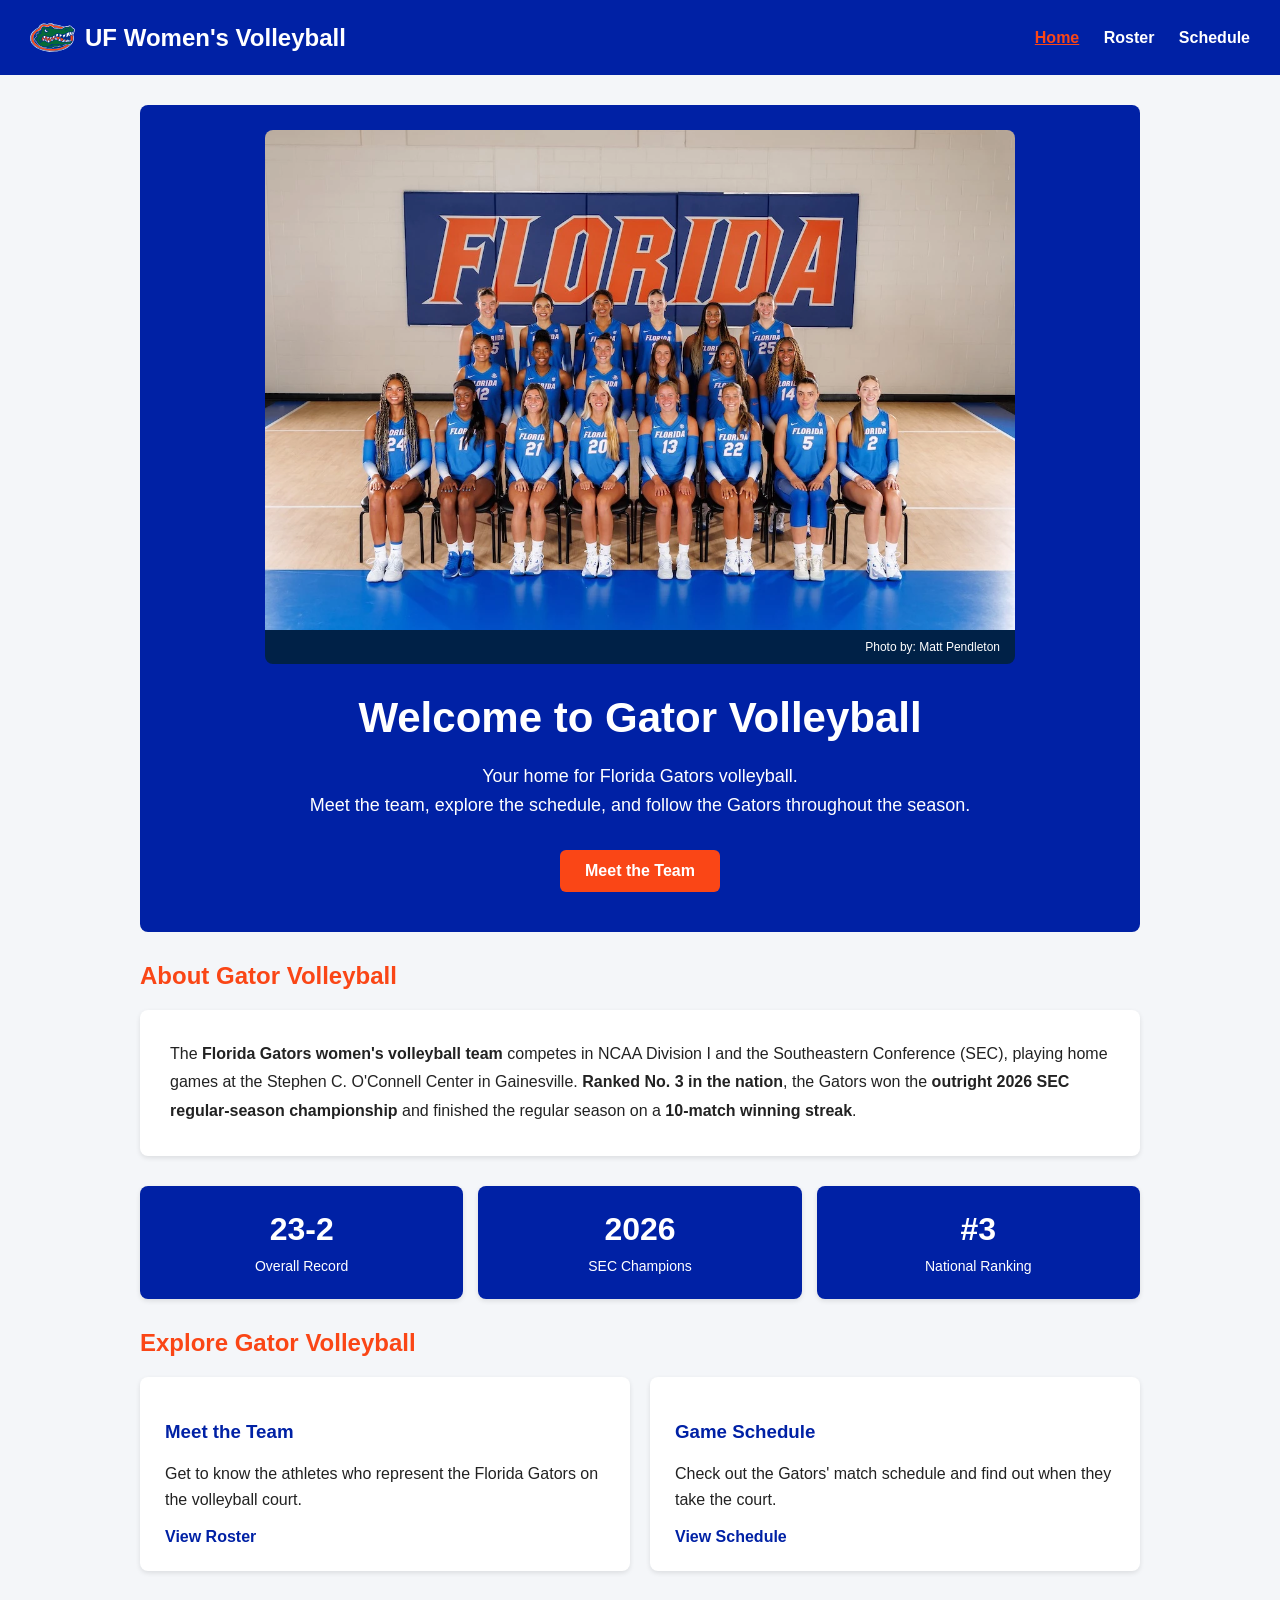
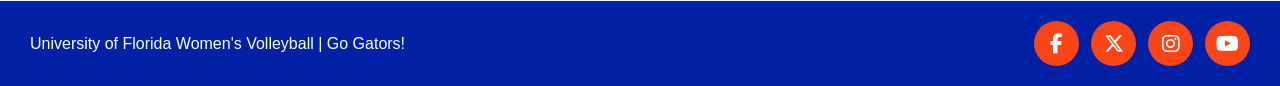
<file: index.html>
<!DOCTYPE html>
<html lang="en">

<head>
    <meta charset="UTF-8">
    <meta name="viewport" content="width=device-width, initial-scale=1.0">
    <title>Home | UF Women's Volleyball</title>
    <link rel="stylesheet" href="style.css">
    <link rel="stylesheet" href="https://cdnjs.cloudflare.com/ajax/libs/font-awesome/6.7.2/css/all.min.css">

</head>

<body>

    <header class="header">
        <div class="header__brand">
            <a href="index.html" class="header__home-link">
                <img src="images/gator-logo.svg" alt="Florida Gators Logo" class="header__logo">
                <h1 class="header__title">UF Women's Volleyball</h1>
            </a>
        </div>

        <nav class="nav">
            <a href="index.html" class="nav__link nav__link--active active" aria-current="page">Home</a>
            <a href="roster.html" class="nav__link">Roster</a>
            <a href="schedule.html" class="nav__link">Schedule</a>
        </nav>
    </header>

    <main class="home">

        <section class="hero">
            <figure class="hero__figure">
                <img src="images/volleyball-hero.jpg"
                    alt="University of Florida women's volleyball team posing together on the court"
                    class="hero__image">
                <figcaption class="hero__caption">
                    Photo by: Matt Pendleton
                </figcaption>
            </figure>

            <h2 class="hero__title">Welcome to Gator Volleyball</h2>

            <p class="hero__description">
                Your home for Florida Gators volleyball.
                <br>
                Meet the team, explore the schedule, and follow the Gators throughout the season.
            </p>

            <a href="roster.html" class="hero__button">Meet the Team</a>
        </section>

        <section class="about">
            <h2 class="about__title">About Gator Volleyball</h2>

            <div class="about__card">

                <p class="about__description">
                    The <strong>Florida Gators women's volleyball team</strong>
                    competes in NCAA Division I and the Southeastern Conference
                    (SEC), playing home games at the Stephen C. O'Connell Center
                    in Gainesville. <strong>Ranked No. 3 in the nation</strong>,
                    the Gators won the <strong>outright 2026 SEC regular-season
                        championship</strong> and finished the regular season
                    on a <strong>10-match winning streak</strong>.
                </p>

            </div>
        </section>
        <section class="stats">

            <div class="stats__container">

                <div class="stats__card">
                    <h2 class="stats__number">23-2</h2>
                    <p class="stats__label">Overall Record</p>
                </div>

                <div class="stats__card">
                    <h2 class="stats__number">2026</h2>
                    <p class="stats__label">SEC Champions</p>
                </div>

                <div class="stats__card">
                    <h2 class="stats__number">#3</h2>
                    <p class="stats__label">National Ranking</p>
                </div>
            </div>
        </section>

        <section class="explore">
            <h2 class="explore__title">Explore Gator Volleyball</h2>

            <div class="explore__container">

                <article class="explore__card">
                    <h3 class="explore__card-title">Meet the Team</h3>
                    <p class="explore__card-description">
                        Get to know the athletes who represent the
                        Florida Gators on the volleyball court.
                    </p>
                    <a href="roster.html" class="explore__link">
                        View Roster
                    </a>
                </article>

                <article class="explore__card">
                    <h3 class="explore__card-title">Game Schedule</h3>
                    <p class="explore__card-description">
                        Check out the Gators' match schedule and
                        find out when they take the court.
                    </p>
                    <a href="schedule.html" class="explore__link">
                        View Schedule
                    </a>
                </article>

            </div>
        </section>

    </main>


    <footer class="footer">
        <p class="footer__text">
            University of Florida Women's Volleyball | Go Gators!
        </p>

        <div class="footer__socials">
            <a href="https://www.facebook.com/GatorsVB/" class="footer__social-link"
                aria-label="Florida Gators Volleyball Facebook" target="_blank" rel="noopener noreferrer">
                <i class="fa-brands fa-facebook-f"></i>
            </a>

            <a href="https://x.com/GatorsVB" class="footer__social-link" aria-label="Florida Gators Volleyball X"
                target="_blank" rel="noopener noreferrer">
                <i class="fa-brands fa-x-twitter"></i>
            </a>

            <a href="https://www.instagram.com/gatorsvb/?hl=en" class="footer__social-link"
                aria-label="Florida Gators Volleyball Instagram" target="_blank" rel="noopener noreferrer">
                <i class="fa-brands fa-instagram"></i>
            </a>

            <a href="https://www.youtube.com/c/FloridaGators" class="footer__social-link"
                aria-label="Florida Gators YouTube" target="_blank" rel="noopener noreferrer">
                <i class="fa-brands fa-youtube"></i>
            </a>
        </div>
    </footer>

</body>

</html>
</file>
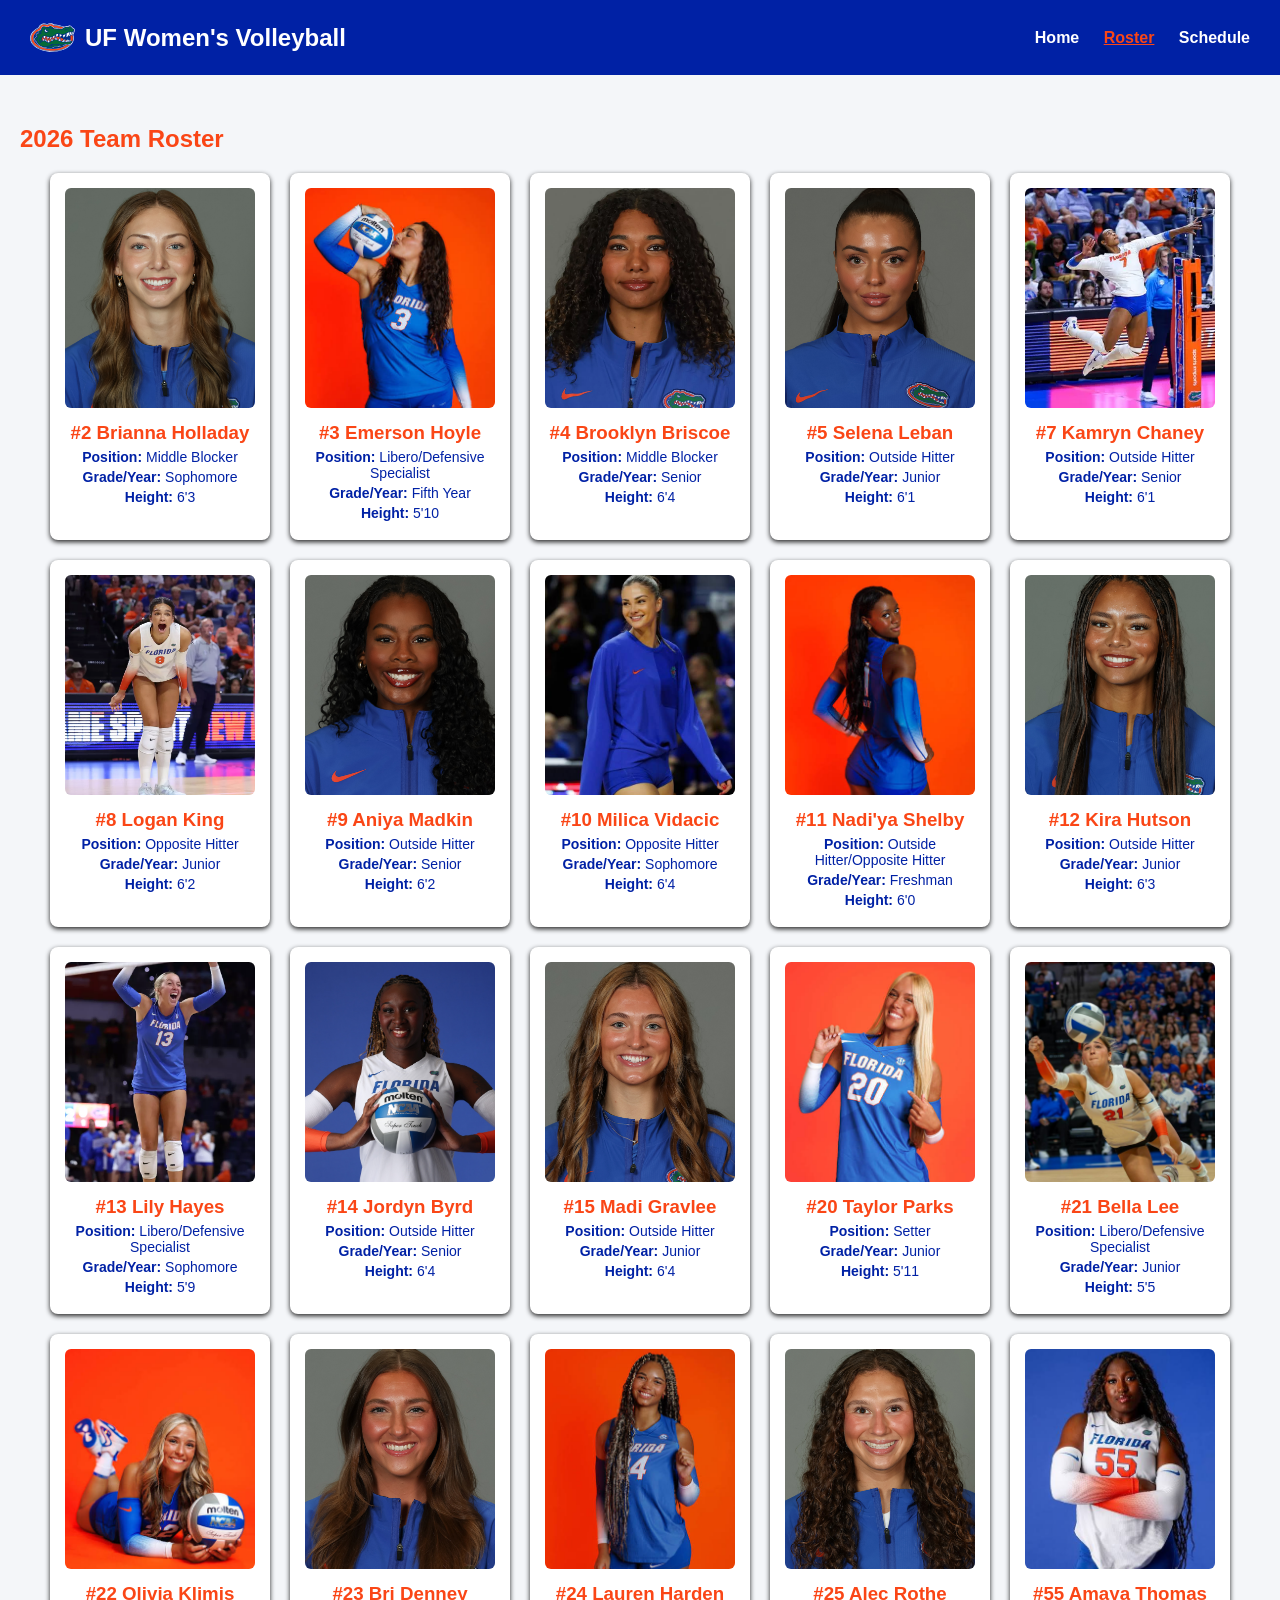
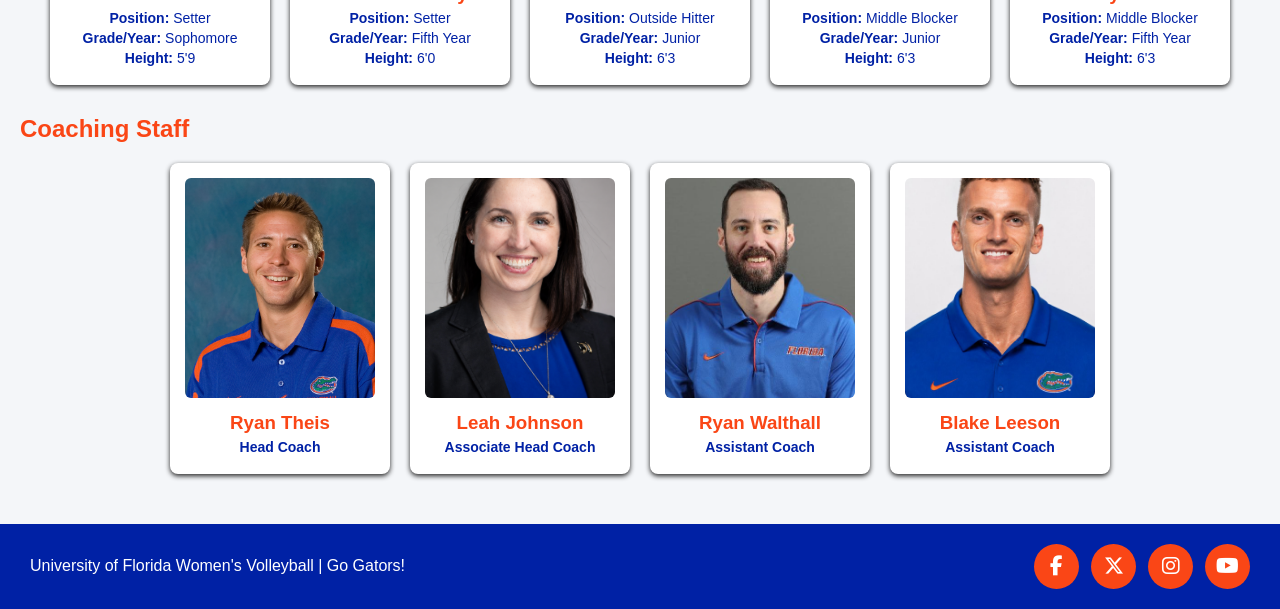
<file: roster.html>
<!DOCTYPE html>
<html lang="en">

<head>
  <meta charset="UTF-8">
  <meta name="viewport" content="width=device-width, initial-scale=1.0">
  <title>Team Roster | Volleyball</title>
  <link rel="stylesheet" href="style.css">
  <link rel="stylesheet" href="https://cdnjs.cloudflare.com/ajax/libs/font-awesome/6.7.2/css/all.min.css">
</head>

<body class="roster-page">

  <header class="header">
    <div class="header__brand">
      <a href="index.html" class="header__home-link">
        <img src="images/gator-logo.svg" alt="Florida Gators logo" class="header__logo">
        <h1 class="header__title">UF Women's Volleyball</h1>
      </a>
    </div>

    <nav class="nav">
      <a href="index.html" class="nav__link">Home</a>
      <a href="roster.html" class="nav__link nav__link--active active" aria-current="page">Roster</a>
      <a href="schedule.html" class="nav__link">Schedule</a>
    </nav>
  </header>

  <main>

    <section class="players-section">
      <h2>2026 Team Roster</h2>

      <div class="roster-container">

        <!-- Player 2 -->
        <div class="player-card">
          <img class="player-card__image" src="images/players/bholladay.jpg" alt="Brianna Holladay">
          <h3>#2 Brianna Holladay</h3>
          <p><strong>Position:</strong> Middle Blocker</p>
          <p><strong>Grade/Year:</strong> Sophomore</p>
          <p><strong>Height:</strong> 6'3</p>
        </div>

        <!-- Player 3 -->
        <div class="player-card">
          <img class="player-card__image" src="images/players/ehoyle.jpeg" alt="Emerson Hoyle">
          <h3>#3 Emerson Hoyle</h3>
          <p><strong>Position:</strong> Libero/Defensive Specialist</p>
          <p><strong>Grade/Year:</strong> Fifth Year</p>
          <p><strong>Height:</strong> 5'10</p>
        </div>

        <!-- Player 4 -->
        <div class="player-card">
          <img class="player-card__image" src="images/players/bbriscoe.jpg.webp" alt="Brooklyn Briscoe">
          <h3>#4 Brooklyn Briscoe</h3>
          <p><strong>Position:</strong> Middle Blocker</p>
          <p><strong>Grade/Year:</strong> Senior</p>
          <p><strong>Height:</strong> 6'4</p>
        </div>

        <!-- Player 5 -->
        <div class="player-card">
          <img class="player-card__image" src="images/players/sleban.jpg" alt="Selena Leban">
          <h3>#5 Selena Leban</h3>
          <p><strong>Position:</strong> Outside Hitter</p>
          <p><strong>Grade/Year:</strong> Junior</p>
          <p><strong>Height:</strong> 6'1</p>
        </div>

        <!-- Player 7 -->
        <div class="player-card">
          <img class="player-card__image" src="images/players/kchaney.webp" alt="Kamryn Chaney">
          <h3>#7 Kamryn Chaney</h3>
          <p><strong>Position:</strong> Outside Hitter</p>
          <p><strong>Grade/Year:</strong> Senior</p>
          <p><strong>Height:</strong> 6'1</p>
        </div>

        <!-- Player 8 -->
        <div class="player-card">
          <img class="player-card__image" src="images/players/lking.webp" alt="Logan King">
          <h3>#8 Logan King</h3>
          <p><strong>Position:</strong> Opposite Hitter</p>
          <p><strong>Grade/Year:</strong> Junior</p>
          <p><strong>Height:</strong> 6'2</p>
        </div>

        <!-- Player 9 -->
        <div class="player-card">
          <img class="player-card__image" src="images/players/amadkin.jpg" alt="Aniya Madkin">
          <h3>#9 Aniya Madkin</h3>
          <p><strong>Position:</strong> Outside Hitter</p>
          <p><strong>Grade/Year:</strong> Senior</p>
          <p><strong>Height:</strong> 6'2</p>
        </div>

        <!-- Player 10 -->
        <div class="player-card">
          <img class="player-card__image" src="images/players/mvidacic.jpeg" alt="Milica Vidacic">
          <h3>#10 Milica Vidacic</h3>
          <p><strong>Position:</strong> Opposite Hitter</p>
          <p><strong>Grade/Year:</strong> Sophomore</p>
          <p><strong>Height:</strong> 6'4</p>
        </div>

        <!-- Player 11 -->
        <div class="player-card">
          <img class="player-card__image" src="images/players/nshelby.jpeg" alt="Nadi'ya Shelby">
          <h3>#11 Nadi'ya Shelby</h3>
          <p><strong>Position:</strong> Outside Hitter/Opposite Hitter</p>
          <p><strong>Grade/Year:</strong> Freshman</p>
          <p><strong>Height:</strong> 6'0</p>
        </div>

        <!-- Player 12 -->
        <div class="player-card">
          <img class="player-card__image" src="images/players/khutson.jpg" alt="Kira Hutson">
          <h3>#12 Kira Hutson</h3>
          <p><strong>Position:</strong> Outside Hitter</p>
          <p><strong>Grade/Year:</strong> Junior</p>
          <p><strong>Height:</strong> 6'3</p>
        </div>

        <!-- Player 13 -->
        <div class="player-card">
          <img class="player-card__image" src="images/players/lhayes.webp" alt="Lily Hayes">
          <h3>#13 Lily Hayes</h3>
          <p><strong>Position:</strong> Libero/Defensive Specialist</p>
          <p><strong>Grade/Year:</strong> Sophomore</p>
          <p><strong>Height:</strong> 5'9</p>
        </div>

        <!-- Player 14 -->
        <div class="player-card">
          <img class="player-card__image" src="images/players/jbyrd.jpg" alt="Jordyn Byrd posing">
          <h3>#14 Jordyn Byrd</h3>
          <p><strong>Position:</strong> Outside Hitter</p>
          <p><strong>Grade/Year:</strong> Senior</p>
          <p><strong>Height:</strong> 6'4</p>
        </div>

        <!-- Player 15 -->
        <div class="player-card">
          <img class="player-card__image" src="images/players/mgravlee.jpg" alt="Madi Gravlee">
          <h3>#15 Madi Gravlee</h3>
          <p><strong>Position:</strong> Outside Hitter</p>
          <p><strong>Grade/Year:</strong> Junior</p>
          <p><strong>Height:</strong> 6'4</p>
        </div>

        <!-- Player 20 -->
        <div class="player-card">
          <img class="player-card__image" src="images/players/tparks.jpeg" alt="Taylor Parks">
          <h3>#20 Taylor Parks</h3>
          <p><strong>Position:</strong> Setter</p>
          <p><strong>Grade/Year:</strong> Junior</p>
          <p><strong>Height:</strong> 5'11</p>
        </div>

        <!-- Player 21 -->
        <div class="player-card">
          <img class="player-card__image" src="images/players/blee.jpg" alt="Bella Lee">
          <h3>#21 Bella Lee</h3>
          <p><strong>Position:</strong> Libero/Defensive Specialist</p>
          <p><strong>Grade/Year:</strong> Junior</p>
          <p><strong>Height:</strong> 5'5</p>
        </div>

        <!-- Player 22 -->
        <div class="player-card">
          <img class="player-card__image" src="images/players/oklimis.jpeg" alt="Olivia Klimis">
          <h3>#22 Olivia Klimis</h3>
          <p><strong>Position:</strong> Setter</p>
          <p><strong>Grade/Year:</strong> Sophomore</p>
          <p><strong>Height:</strong> 5'9</p>
        </div>

        <!-- Player 23 -->
        <div class="player-card">
          <img class="player-card__image" src="images/players/bdenney.jpg" alt="Bri Denney">
          <h3>#23 Bri Denney</h3>
          <p><strong>Position:</strong> Setter</p>
          <p><strong>Grade/Year:</strong> Fifth Year</p>
          <p><strong>Height:</strong> 6'0</p>
        </div>

        <!-- Player 24 -->
        <div class="player-card">
          <img class="player-card__image" src="images/players/lharden.jpeg" alt="Lauren Harden">
          <h3>#24 Lauren Harden</h3>
          <p><strong>Position:</strong> Outside Hitter</p>
          <p><strong>Grade/Year:</strong> Junior</p>
          <p><strong>Height:</strong> 6'3</p>
        </div>

        <!-- Player 25 -->
        <div class="player-card">
          <img class="player-card__image" src="images/players/arothe.jpg" alt="Alec Rothe">
          <h3>#25 Alec Rothe</h3>
          <p><strong>Position:</strong> Middle Blocker</p>
          <p><strong>Grade/Year:</strong> Junior</p>
          <p><strong>Height:</strong> 6'3</p>
        </div>

        <!-- Player 55 -->
        <div class="player-card">
          <img class="player-card__image" src="images/players/athomas.jpeg" alt="Amaya Thomas">
          <h3>#55 Amaya Thomas</h3>
          <p><strong>Position:</strong> Middle Blocker</p>
          <p><strong>Grade/Year:</strong> Fifth Year</p>
          <p><strong>Height:</strong> 6'3</p>
        </div>

      </div>
    </section>

    <!-- Coaching Staff Section -->
    <section class="coaches-section">
      <h2>Coaching Staff</h2>

      <div class="coaches-container">

        <div class="coaches-card">
          <img class="coaches-card__image" src="images/coaches/ryan_theis.jpg" alt="Ryan Theis">
          <h3>Ryan Theis</h3>
          <p><strong>Head Coach</strong></p>
        </div>

        <div class="coaches-card">
          <img class="coaches-card__image" src="images/coaches/leah_johnson.png" alt="Leah Johnson">
          <h3>Leah Johnson</h3>
          <p><strong>Associate Head Coach</strong></p>
        </div>

        <div class="coaches-card">
          <img class="coaches-card__image" src="images/coaches/ryan_w.jpeg" alt="Ryan Walthall">
          <h3>Ryan Walthall</h3>
          <p><strong>Assistant Coach</strong></p>
        </div>

        <div class="coaches-card">
          <img class="coaches-card__image" src="images/coaches/blake_lee.jpeg" alt="Blake Leeson">
          <h3>Blake Leeson</h3>
          <p><strong>Assistant Coach</strong></p>
        </div>

      </div>
    </section>

  </main>


  <footer class="footer">
    <p class="footer__text">
      University of Florida Women's Volleyball | Go Gators!
    </p>

    <div class="footer__socials">
      <a href="https://www.facebook.com/GatorsVB/" class="footer__social-link"
        aria-label="Florida Gators Volleyball Facebook" target="_blank" rel="noopener noreferrer">
        <i class="fa-brands fa-facebook-f"></i>
      </a>

      <a href="https://x.com/GatorsVB" class="footer__social-link" aria-label="Florida Gators Volleyball X"
        target="_blank" rel="noopener noreferrer">
        <i class="fa-brands fa-x-twitter"></i>
      </a>

      <a href="https://www.instagram.com/gatorsvb/?hl=en" class="footer__social-link"
        aria-label="Florida Gators Volleyball Instagram" target="_blank" rel="noopener noreferrer">
        <i class="fa-brands fa-instagram"></i>
      </a>

      <a href="https://www.youtube.com/c/FloridaGators" class="footer__social-link" aria-label="Florida Gators YouTube"
        target="_blank" rel="noopener noreferrer">
        <i class="fa-brands fa-youtube"></i>
      </a>
    </div>
  </footer>


</body>

</html>
</file>
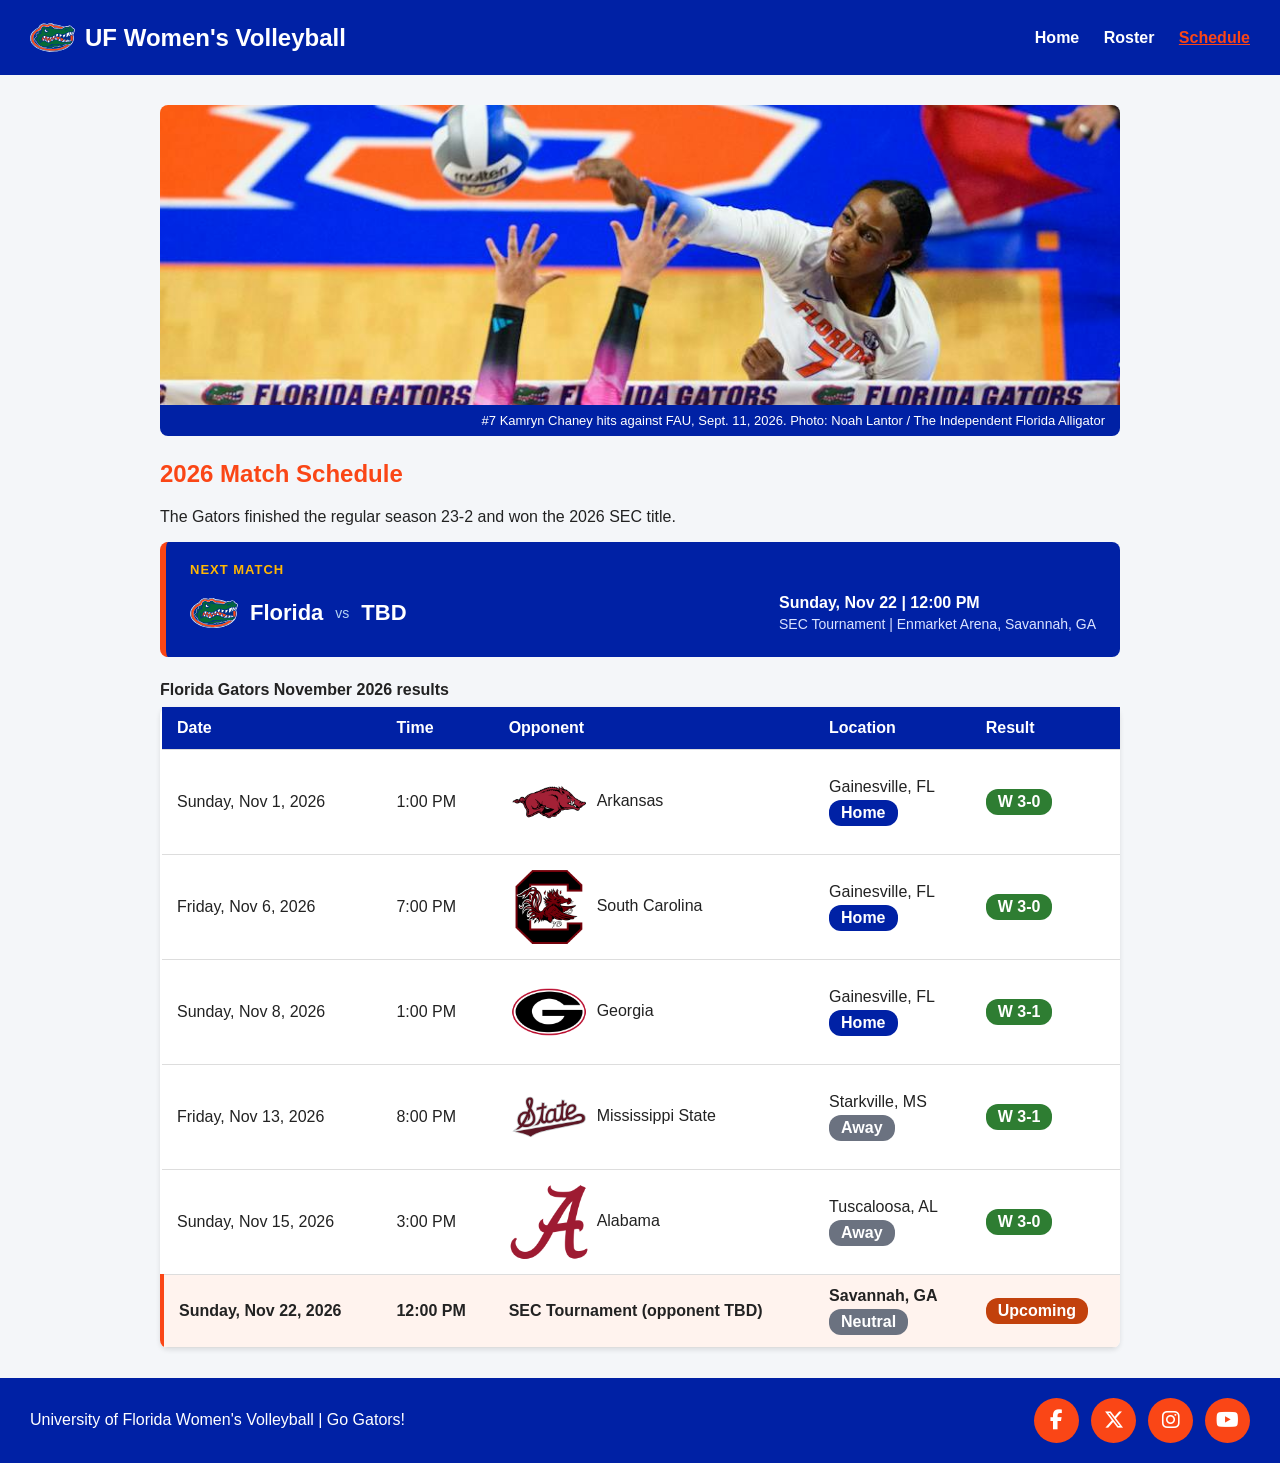
<file: schedule.html>
<!DOCTYPE html>
<html lang="en">

<head>
  <meta charset="UTF-8">
  <meta name="viewport" content="width=device-width, initial-scale=1.0">
  <meta name="description" content="2026 Florida Gators women's volleyball schedule and November results.">
  <title>Game Schedule | Volleyball</title>
  <link rel="stylesheet" href="style.css">
  <link rel="stylesheet" href="https://cdnjs.cloudflare.com/ajax/libs/font-awesome/6.7.2/css/all.min.css">

</head>

<body class="schedule-page">

  <header class="header">
    <div class="header__brand">
      <a href="index.html" class="header__home-link">
        <img src="images/gator-logo.svg" alt="Florida Gators logo" class="header__logo">
        <h1 class="header__title">UF Women's Volleyball</h1>
      </a>
    </div>

    <nav class="nav">
      <a href="index.html" class="nav__link">Home</a>
      <a href="roster.html" class="nav__link">Roster</a>
      <a href="schedule.html" class="nav__link nav__link--active active" aria-current="page">Schedule</a>
    </nav>
  </header>

  <main>
        <figure class="schedule-banner">
      <img src="images/kchaney-banner.jpg" alt="Kamryn Chaney spiking the ball past an FAU blocker at the net" class="schedule-banner__image">
      <figcaption class="schedule-banner__caption">#7 Kamryn Chaney hits against FAU, Sept. 11, 2026. Photo: Noah Lantor / The Independent Florida Alligator</figcaption>
    </figure>

    <h2>2026 Match Schedule</h2>
    <p>The Gators finished the regular season 23-2 and won the 2026 SEC title.</p>

    <section class="next-match">
      <h3 class="next-match__label">Next Match</h3>
      <div class="next-match__content">
        <div class="next-match__teams">
          <img src="images/gator-logo.svg" alt="" class="next-match__logo">
          <span class="next-match__team">Florida</span>
          <span class="next-match__vs">vs</span>
          <span class="next-match__team">TBD</span>
        </div>
        <div class="next-match__details">
          <p class="next-match__date">Sunday, Nov 22 | 12:00 PM</p>
          <p class="next-match__place">SEC Tournament | Enmarket Arena, Savannah, GA</p>
        </div>
      </div>
    </section>

    <table class="schedule">
      <caption>Florida Gators November 2026 results</caption>
      <thead>
        <tr>
          <th class="schedule__heading" scope="col">Date</th>
          <th class="schedule__heading" scope="col">Time</th>
          <th class="schedule__heading" scope="col">Opponent</th>
          <th class="schedule__heading" scope="col">Location</th>
          <th class="schedule__heading" scope="col">Result</th>
        </tr>
      </thead>
      <tbody>
        <tr class="schedule__row">
          <td class="schedule__cell">Sunday, Nov 1, 2026</td>
          <td class="schedule__cell">1:00 PM</td>
          <td class="schedule__cell"><img src="images/arkansas.png" alt="" class="schedule__logo">Arkansas</td>
          <td class="schedule__cell">Gainesville, FL <span class="schedule__badge schedule__badge--home">Home</span>
          </td>
          <td class="schedule__cell"><span class="schedule__badge schedule__badge--win">W 3-0</span></td>
        </tr>
        <tr class="schedule__row">
          <td class="schedule__cell">Friday, Nov 6, 2026</td>
          <td class="schedule__cell">7:00 PM</td>
          <td class="schedule__cell"><img src="images/south-carolina.png" alt="" class="schedule__logo">South Carolina
          </td>
          <td class="schedule__cell">Gainesville, FL <span class="schedule__badge schedule__badge--home">Home</span>
          </td>
          <td class="schedule__cell"><span class="schedule__badge schedule__badge--win">W 3-0</span></td>
        </tr>
        <tr class="schedule__row">
          <td class="schedule__cell">Sunday, Nov 8, 2026</td>
          <td class="schedule__cell">1:00 PM</td>
          <td class="schedule__cell"><img src="images/georgia.png" alt="" class="schedule__logo">Georgia</td>
          <td class="schedule__cell">Gainesville, FL <span class="schedule__badge schedule__badge--home">Home</span>
          </td>
          <td class="schedule__cell"><span class="schedule__badge schedule__badge--win">W 3-1</span></td>
        </tr>
        <tr class="schedule__row">
          <td class="schedule__cell">Friday, Nov 13, 2026</td>
          <td class="schedule__cell">8:00 PM</td>
          <td class="schedule__cell"><img src="images/mississippi-state.png" alt="" class="schedule__logo">Mississippi
            State</td>
          <td class="schedule__cell">Starkville, MS <span class="schedule__badge schedule__badge--away">Away</span></td>
          <td class="schedule__cell"><span class="schedule__badge schedule__badge--win">W 3-1</span></td>
        </tr>
        <tr class="schedule__row">
          <td class="schedule__cell">Sunday, Nov 15, 2026</td>
          <td class="schedule__cell">3:00 PM</td>
          <td class="schedule__cell"><img src="images/alabama.png" alt="" class="schedule__logo">Alabama</td>
          <td class="schedule__cell">Tuscaloosa, AL <span class="schedule__badge schedule__badge--away">Away</span></td>
          <td class="schedule__cell"><span class="schedule__badge schedule__badge--win">W 3-0</span></td>
        </tr>
        <tr class="schedule__row schedule__row--upcoming">
          <td class="schedule__cell">Sunday, Nov 22, 2026</td>
          <td class="schedule__cell">12:00 PM</td>
          <td class="schedule__cell">SEC Tournament (opponent TBD)</td>
          <td class="schedule__cell">Savannah, GA <span class="schedule__badge schedule__badge--away">Neutral</span>
          </td>
          <td class="schedule__cell"><span class="schedule__badge schedule__badge--upcoming">Upcoming</span></td>
        </tr>
      </tbody>
    </table>
  </main>

  <footer class="footer">
    <p class="footer__text">
      University of Florida Women's Volleyball | Go Gators!
    </p>

    <div class="footer__socials">
      <a href="https://www.facebook.com/GatorsVB/" class="footer__social-link"
        aria-label="Florida Gators Volleyball Facebook" target="_blank" rel="noopener noreferrer">
        <i class="fa-brands fa-facebook-f"></i>
      </a>

      <a href="https://x.com/GatorsVB" class="footer__social-link" aria-label="Florida Gators Volleyball X"
        target="_blank" rel="noopener noreferrer">
        <i class="fa-brands fa-x-twitter"></i>
      </a>

      <a href="https://www.instagram.com/gatorsvb/?hl=en" class="footer__social-link"
        aria-label="Florida Gators Volleyball Instagram" target="_blank" rel="noopener noreferrer">
        <i class="fa-brands fa-instagram"></i>
      </a>

      <a href="https://www.youtube.com/c/FloridaGators" class="footer__social-link" aria-label="Florida Gators YouTube"
        target="_blank" rel="noopener noreferrer">
        <i class="fa-brands fa-youtube"></i>
      </a>
    </div>
  </footer>

</body>

</html>
</file>
<file: style.css>
/* Basic Page Setup */
body {
  font-family: Arial, sans-serif;
  margin: 0;
  background-color: #f4f6f9;
  color: #222222;
}

/* Header & Top-Right Navigation (Flexbox) */
header {
  background-color: #0021a5;
  /* Blue from UF's website */
  color: white;
  padding: 15px 30px;
  display: flex;
  justify-content: space-between;
  /* Pushes title left, nav right */
  align-items: center;
}

header h1 {
  margin: 0;
  font-size: 24px;
}

nav a {
  color: white;
  text-decoration: none;
  margin-left: 20px;
  font-weight: bold;
}

nav a:hover,
nav a.active {
  color: #fa4616;
  /* changed from golden to UF's orange */
  text-decoration: underline;
}

/* Main Content Area */
main {
  max-width: 1000px;
  margin: 30px auto;
  padding: 0 20px;
}

/* Roster Page Layout */
.roster-page {
  min-height: 100vh;
  display: flex;
  flex-direction: column;
}

.roster-page main {
  flex: 1;
  width: 100%;
  box-sizing: border-box;
  margin: 30px auto 0;
  padding-bottom: 50px;
}

/* Roster Page Width */
.roster-page main {
  max-width: 1400px;
}

/* Player and Coach Containers (Flexbox) */
.roster-container,
.coaches-container {
  display: flex;
  flex-wrap: wrap;
  justify-content: center;
  gap: 20px;
}

/* Coaching Staff Section */
.coaches-section {
  margin-top: 30px;
}

h2 {
  color: #fa4616;
}

/* Player and Coach Cards */
.player-card,
.coaches-card {
  background-color: white;
  border-radius: 8px;
  padding: 15px;
  width: 220px;
  box-sizing: border-box;
  text-align: center;
  box-shadow: 0 2px 5px rgba(8, 8, 8, 0.877);
  transition: background-color 0.3s ease;
}

/* Player and Coach Card Hover Effect */
.player-card:hover,
.coaches-card:hover {
  background-color: #dce6f2;
}

/* Accessibility: Reduced Motion */
@media (prefers-reduced-motion: reduce) {
  .player-card,
  .coaches-card {
    transition: none;
  }
}

/* Player and Coach Images */
.player-card img,
.coaches-card img {
  width: 100%;
  height: 220px;
  object-fit: cover;
  /* Crops photos cleanly without stretching */
  border-radius: 6px;
}

/* Player and Coach Names */
.player-card h3,
.coaches-card h3 {
  margin: 10px 0 5px;
  color: #fa4616;
}

/* Player and Coach Information */
.player-card p,
.coaches-card p {
  margin: 4px 0;
  color: #0021a5;
  font-size: 14px;
}

/* Center roster and coaches headings on mobile */
@media screen and (max-width: 600px) {
  .roster-page h2,
  .coaches-section h2 {
    text-align: center;
  }
}

/* Schedule Table */
.schedule {
  width: 100%;
  border-collapse: collapse;
  background-color: white;
  box-shadow: 0 2px 5px rgba(0, 0, 0, 0.1);
  border-radius: 8px;
  overflow: hidden;
  animation: slideIn 0.6s ease-out;
}

.schedule caption {
  text-align: left;
  font-weight: bold;
  padding-bottom: 8px;
}

@keyframes slideIn {
  from {
    opacity: 0;
    transform: translateX(-20px);
  }

  to {
    opacity: 1;
    transform: translateX(0);
  }
}

@media (prefers-reduced-motion: reduce) {
  .schedule {
    animation: none;
  }

  .schedule__row {
    transition: none;
  }
}

.schedule__heading,
.schedule__cell {
  padding: 12px 15px;
  text-align: left;
  border-bottom: 1px solid #dddddd;
}

.schedule__heading {
  background-color: #0021a5;
  color: white;
}

.schedule__row {
  transition: background-color 0.3s ease;
}

.schedule__row:hover {
  background-color: #f1f5f9;
}

.schedule__badge {
  display: inline-block;
  padding: 4px 12px;
  border-radius: 12px;
  color: white;
  font-weight: bold;
}

.schedule__badge--win {
  background-color: #2e7d32;
}

.schedule__badge--upcoming {
  background-color: #c2410c;
}

.schedule__badge--home {
  background-color: #0021a5;
}

.schedule__badge--away {
  background-color: #6b7280;
}

.schedule__badge--home,
.schedule__badge--away {
  display: block;
  width: fit-content;
  margin-top: 4px;
}

.schedule__row--upcoming {
  background-color: #fff3ee;
  border-left: 4px solid #fa4616;
  font-weight: bold;
}

/* Schedule Page Layout (keeps footer at the bottom) */
.schedule-page {
  min-height: 100vh;
  display: flex;
  flex-direction: column;
}

.schedule-page main {
  flex: 1;
  width: 100%;
  box-sizing: border-box;
}

/* Schedule Photo Banner */
.schedule-banner {
  margin: 0 0 24px;
  border-radius: 8px;
  overflow: hidden;
}

.schedule-banner__image {
  display: block;
  width: 100%;
  max-width: 100%;
  height: 300px;
  object-fit: cover;
  object-position: center 5%;
}

.schedule-banner__caption {
  background-color: #0021a5;
  color: white;
  font-size: 13px;
  text-align: right;
  padding: 8px 15px;
}

/* Next Match Card */
.next-match {
  background-color: #0021a5;
  color: white;
  border-left: 6px solid #fa4616;
  border-radius: 8px;
  padding: 20px 24px;
  margin-bottom: 24px;
}

.next-match__label {
  margin: 0 0 12px;
  font-size: 13px;
  letter-spacing: 1px;
  text-transform: uppercase;
  color: #ffb703;
}

.next-match__content {
  display: flex;
  justify-content: space-between;
  align-items: center;
  flex-wrap: wrap;
  gap: 16px;
}

.next-match__teams {
  display: flex;
  align-items: center;
  gap: 12px;
}

.next-match__logo {
  width: 48px;
  height: 48px;
}

.next-match__team {
  font-size: 22px;
  font-weight: bold;
}

.next-match__vs {
  font-size: 14px;
  color: #b5d4f4;
}

.next-match__date {
  margin: 0;
  font-weight: bold;
}

.next-match__place {
  margin: 4px 0 0;
  font-size: 14px;
  color: #dbe4ff;
}

.schedule__logo {
  width: 80px;
  height: 80px;
  vertical-align: middle;
  margin-right: 8px;
}

@media screen and (max-width: 600px) {

  .schedule__heading,
  .schedule__cell {
    padding: 6px 4px;
    font-size: 12px;
  }

  .schedule {
    display: block;
    overflow-x: auto;
  }

  .schedule__logo {
    display: block;
    width: 28px;
    height: 28px;
    margin: 0 0 4px;
  }

  .schedule__badge {
    padding: 2px 8px;
    font-size: 11px;
  }

  .schedule-banner__image {
    height: 200px;
  }

  .schedule-page h2,
  .schedule caption {
    text-align: center;
  }
}

/* Homepage Styles */

/* Hero Section */
.hero {
  background-color: #0021a5;
  color: white;
  text-align: center;
  padding: 80px 30px;
  border-radius: 8px;
}

.hero__title {
  color: white;
  font-size: 42px;
  margin: 0 0 20px;
  animation: fadeIn 1s ease-in;
}

.hero__description {
  font-size: 18px;
  line-height: 1.6;
  margin-bottom: 30px;
}

.hero__button {
  display: inline-block;
  background-color: #fa4616;
  color: white;
  padding: 12px 25px;
  border-radius: 6px;
  text-decoration: none;
  font-weight: bold;
  transition: background-color 0.3s ease;
}

.hero__button:hover {
  background-color: #c9340e;
}

/* About Section */
.about {
  margin: 30px 0;
}

.about__card {
  background-color: white;
  padding: 30px;
  border-radius: 8px;
  box-shadow: 0 2px 5px rgba(0, 0, 0, 0.1);
}

.about__description {
  line-height: 1.8;
  margin: 0;
}


/* Explore Section */
.explore {
  margin: 30px 0;
}

.explore__container {
  display: flex;
  gap: 20px;
}

.explore__card {
  flex: 1;
  background-color: white;
  padding: 25px;
  border-radius: 8px;
  box-shadow: 0 2px 5px rgba(0, 0, 0, 0.1);
  transition: transform 0.3s ease;
}

.explore__card:hover {
  transform: translateY(-5px);
}

.explore__card-title {
  color: #0021a5;
}

.explore__card-description {
  line-height: 1.6;
}

.explore__link {
  display: inline-block;
  color: #0021a5;
  font-weight: bold;
  text-decoration: none;
  transition: color 0.3s ease;
}

.explore__link:hover {
  color: #fa4616;
}


/* Footer */
.footer {
  background-color: #0021a5;
  color: white;
  padding: 20px 30px;
  display: flex;
  justify-content: space-between;
  align-items: center;
  gap: 20px;
}

.footer__text {
  margin: 0;
  text-align: left;
}

.footer__socials {
  display: flex;
  align-items: center;
  gap: 12px;
}

.footer__social-link {
  display: flex;
  align-items: center;
  justify-content: center;
  width: 45px;
  height: 45px;
  background-color: #fa4616;
  color: white;
  border-radius: 50%;
  text-decoration: none;
  font-size: 20px;
  transition: transform 0.3s ease;
}

.footer__social-link:hover {
  transform: scale(1.1);
}

.footer__social-link:focus-visible {
  outline: 3px solid white;
  outline-offset: 3px;
}

/* Mobile Footer */
@media (max-width: 600px) {
  .footer {
    flex-direction: column;
    text-align: center;
  }

  .footer__text {
    text-align: center;
  }
}

@media (prefers-reduced-motion: reduce) {
  .footer__social-link {
    transition: none;
  }
}

/* Homepage Animation */
@keyframes fadeIn {
  from {
    opacity: 0;
    transform: translateY(15px);
  }

  to {
    opacity: 1;
    transform: translateY(0);
  }
}

/* Tablet Responsive Styles */
@media (max-width: 768px) {
  .header {
    flex-direction: column;
    gap: 15px;
    text-align: center;
  }

  .nav {
    display: flex;
    justify-content: center;
    flex-wrap: wrap;
    gap: 20px;
  }

  .nav__link {
    margin-left: 0;
  }

  .hero__title {
    font-size: 32px;
  }

  .hero {
    padding: 60px 20px;
  }
}

/* Mobile Responsive Styles */
@media (max-width: 480px) {

  .about h2,
  .explore h2 {
    text-align: center;
  }

  .explore__container {
    flex-direction: column;
  }

  .hero__title {
    font-size: 28px;
  }

  .hero__description {
    font-size: 16px;
  }

  .about {
    padding: 0;
  }

  .about__card {
    padding: 20px;
  }

  .about__description {
    font-size: 15px;
    line-height: 1.6;
  }
}

/* Accessibility: Reduced Motion */
@media (prefers-reduced-motion: reduce) {
  .hero__title {
    animation: none;
  }

  .hero__button,
  .explore__card,
  .explore__link {
    transition: none;
  }
}

/* Homepage Hero Image */
.hero {
  padding: 25px 0 40px;
  overflow: hidden;
}

.hero__image {
  display: block;
  width: 90%;
  max-width: 750px;
  height: auto;
  margin: 0 auto 30px;
  border-radius: 8px;
}

.hero__title {
  padding: 0 20px;
}

.hero__description {
  padding: 0 20px;
}

/* Hero Photo and Credit */
.hero__figure {
  width: 90%;
  max-width: 750px;
  margin: 0 auto 30px;
}

.hero__image {
  display: block;
  width: 100%;
  height: auto;
  margin: 0;
  border-radius: 8px 8px 0 0;
}

.hero__caption {
  background-color: #002147;
  color: white;
  font-size: 12px;
  text-align: right;
  padding: 10px 15px;
  border-radius: 0 0 8px 8px;
}

/* Header Logo Alignment */
.header {
  display: flex;
  justify-content: space-between;
  align-items: center;
}

.header__brand {
  display: flex;
  align-items: center;
  gap: 12px;
}

.header__logo {
  width: 45px;
  height: 45px;
  object-fit: contain;
  flex-shrink: 0;
}

.header__title {
  font-size: 24px;
  margin: 0;
}

/* Volleyball Stats Section */
.stats {
  margin: 30px 0;
}

.stats__container {
  display: flex;
  gap: 15px;
}

.stats__card {
  flex: 1;
  background-color: #0021a5;
  padding: 25px 15px;
  text-align: center;
  border-radius: 8px;
  box-shadow: 0 2px 5px rgba(0, 0, 0, 0.1);
}

.stats__number {
  color: white;
  font-size: 32px;
  margin: 0 0 10px;
}

.stats__label {
  color: white;
  font-size: 14px;
  margin: 0;
}

/* Mobile Responsive Styles */
@media (max-width: 480px) {
  .home-page h2 {
    text-align: center;
  }

  .explore__container {
    flex-direction: column;
  }

  .hero__title {
    font-size: 28px;
  }
}

  /* Clickable homepage header */
  .header__home-link {
    display: flex;
    align-items: center;
    gap: 10px;
    text-decoration: none;
    color: inherit;
  }

  .header__home-link .header__logo {
    width: 45px;
    height: 45px;
    flex-shrink: 0;
    object-fit: contain;
  }

  .header__home-link .header__title {
    margin: 0;
    color: white;
    text-decoration: none;
  }
</file>
